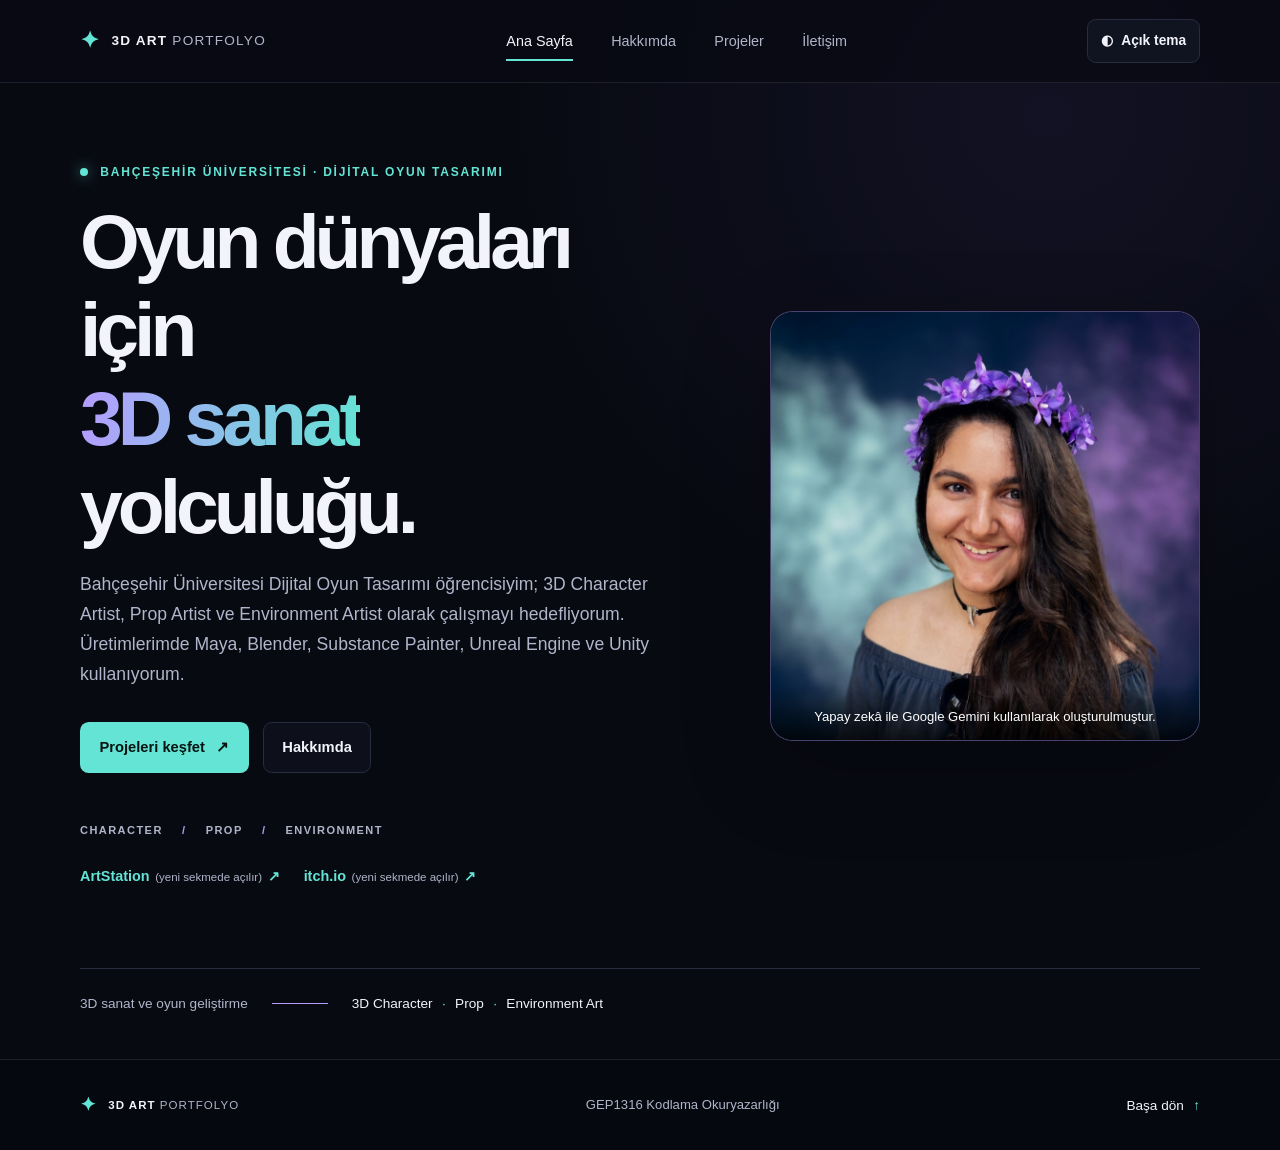
<file: index.html>
<!DOCTYPE html>
<html lang="tr">
<head>
  <meta charset="UTF-8">
  <meta name="viewport" content="width=device-width, initial-scale=1.0">
  <meta name="theme-color" content="#080a12">
  <title>Ana Sayfa | 3D Art Portfolyo</title>
  <link rel="stylesheet" href="style.css">
  <script src="script.js" defer></script>
</head>
<body>
  <a class="skip-link" href="#icerik">İçeriğe geç</a>
  <header class="site-header">
    <nav class="site-nav container" aria-label="Ana gezinme">
      <a class="brand" href="index.html" aria-label="Portfolyo ana sayfa">
        <span class="brand-mark" aria-hidden="true">✦</span>
        <span>3D ART <span class="brand-light">PORTFOLYO</span></span>
      </a>
      <div class="header-controls">
        <button class="menu-toggle" type="button" aria-expanded="false" aria-controls="primary-links">
          <span aria-hidden="true">☰</span> Menü
        </button>
        <button class="theme-toggle" type="button" data-theme-toggle aria-label="Açık temaya geç">
          <span aria-hidden="true">◐</span> <span class="theme-toggle-label">Açık tema</span>
        </button>
      </div>
      <div class="nav-links" id="primary-links">
        <a href="index.html" aria-current="page">Ana Sayfa</a>
        <a href="hakkimda.html">Hakkımda</a>
        <a href="projeler.html">Projeler</a>
        <a href="iletisim.html">İletişim</a>
      </div>
    </nav>
  </header>

  <main id="icerik" class="container">
    <section class="hero">
      <div class="hero-copy">
        <p class="eyebrow"><span class="status-dot" aria-hidden="true"></span> BAHÇEŞEHİR ÜNİVERSİTESİ · DİJİTAL OYUN TASARIMI</p>
        <h1>Oyun dünyaları için<br><span class="text-gradient">3D sanat</span> yolculuğu.</h1>
        <p class="hero-lead">Bahçeşehir Üniversitesi Dijital Oyun Tasarımı öğrencisiyim; 3D Character Artist, Prop Artist ve Environment Artist olarak çalışmayı hedefliyorum. Üretimlerimde Maya, Blender, Substance Painter, Unreal Engine ve Unity kullanıyorum.</p>
        <div class="hero-actions">
          <a class="button button-primary" href="projeler.html">Projeleri keşfet <span aria-hidden="true">↗</span></a>
          <a class="button button-quiet" href="hakkimda.html">Hakkımda</a>
        </div>
        <div class="hero-focus" aria-label="Portfolyo odak alanları">
          <span>CHARACTER</span><span>PROP</span><span>ENVIRONMENT</span>
        </div>
        <div class="hero-social-links" aria-label="Profesyonel portfolyo bağlantıları">
          <a href="https://www.artstation.com/ecednmz" target="_blank" rel="noopener noreferrer">
            ArtStation <span class="external-link-hint">(yeni sekmede açılır)</span>
            <span aria-hidden="true">↗</span>
          </a>
          <a href="https://ecednmz.itch.io/" target="_blank" rel="noopener noreferrer">
            itch.io <span class="external-link-hint">(yeni sekmede açılır)</span>
            <span aria-hidden="true">↗</span>
          </a>
        </div>
      </div>
      <figure class="hero-art profile-art">
        <img
          class="profile-image"
          src="images/Profile_by_Gemini.png"
          alt="Mor çiçekli taç takan ve gülümseyen bir kişinin portresi."
        >
        <figcaption class="profile-image-caption">Yapay zekâ ile Google Gemini kullanılarak oluşturulmuştur.</figcaption>
      </figure>
    </section>

    <section class="intro-strip" aria-label="Portfolyo özeti">
      <p>3D sanat ve oyun geliştirme</p>
      <span class="strip-line" aria-hidden="true"></span>
      <p>3D Character <span>·</span> Prop <span>·</span> Environment Art</p>
    </section>
  </main>

  <footer class="site-footer">
    <div class="container footer-inner">
      <a class="brand footer-brand" href="index.html"><span class="brand-mark" aria-hidden="true">✦</span><span>3D ART <span class="brand-light">PORTFOLYO</span></span></a>
      <p>GEP1316 Kodlama Okuryazarlığı</p>
      <a class="footer-top" href="#icerik">Başa dön <span aria-hidden="true">↑</span></a>
    </div>
  </footer>
</body>
</html>
</file>
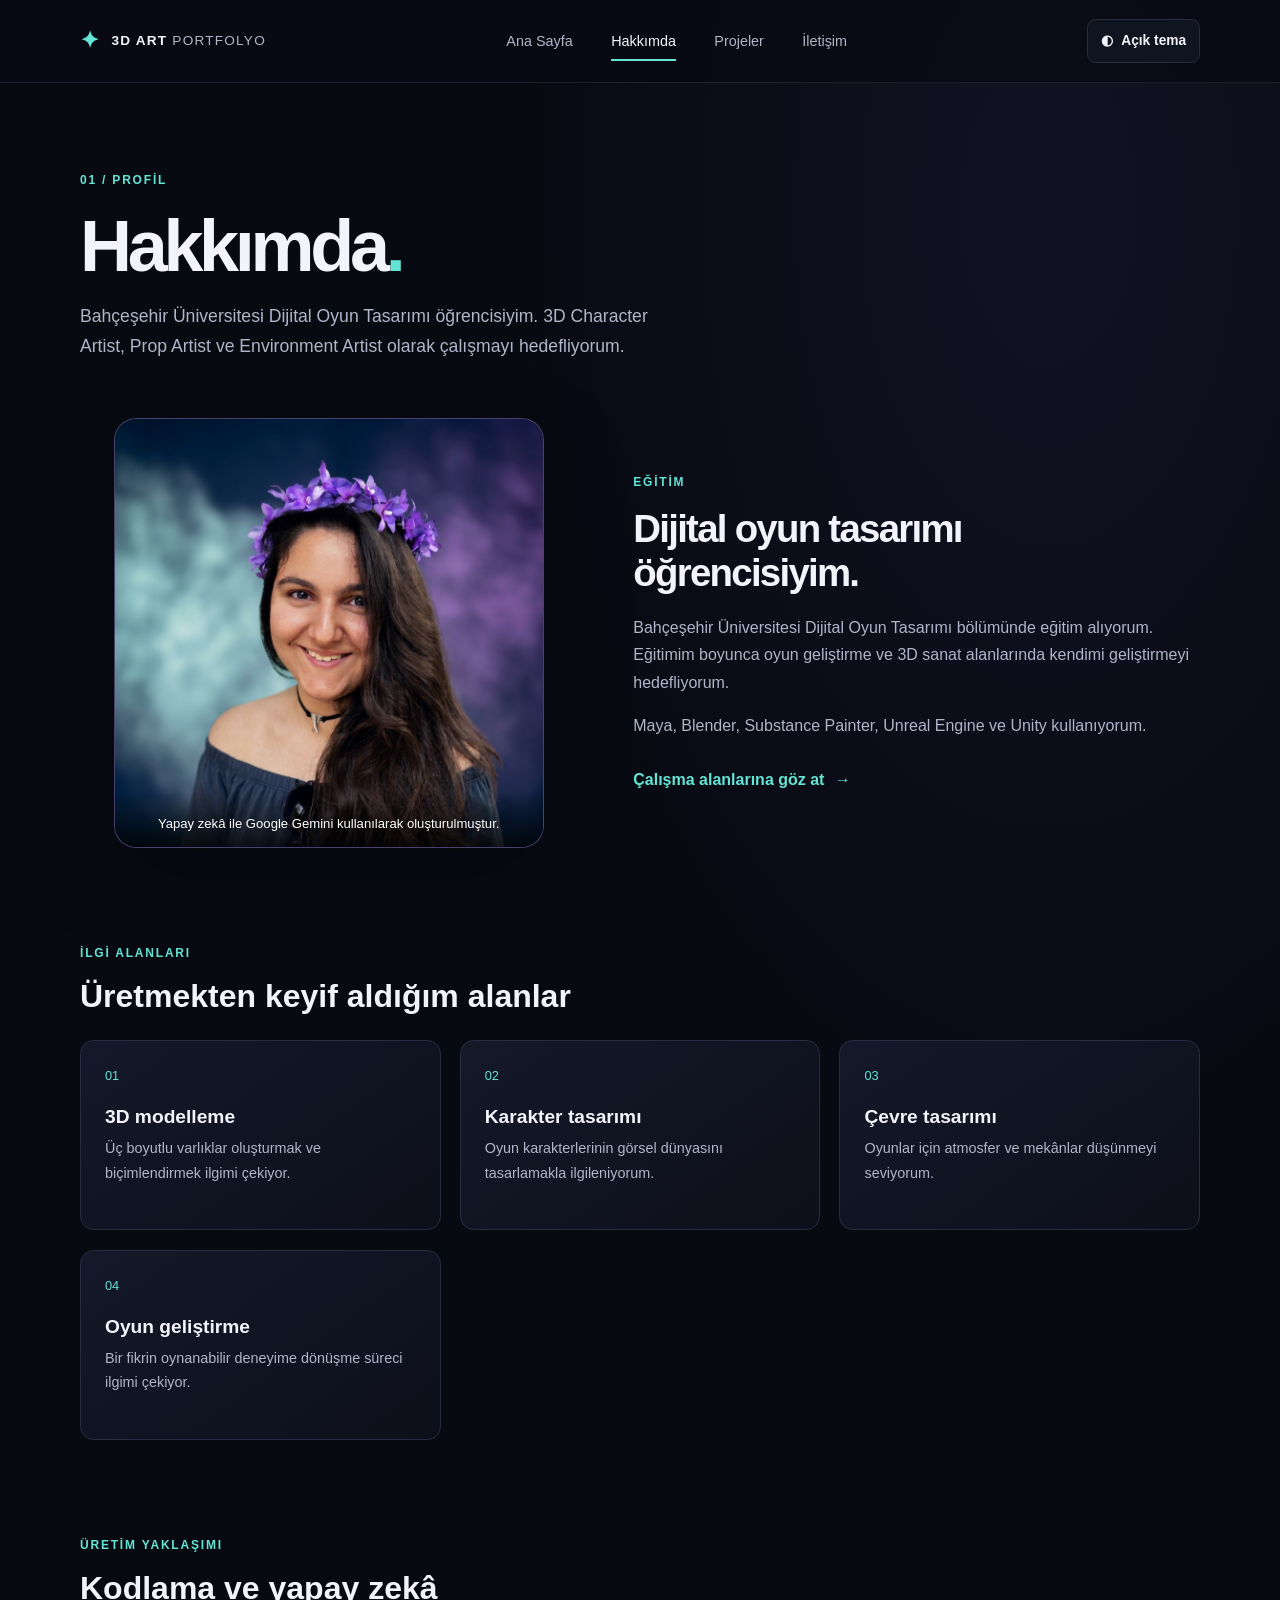
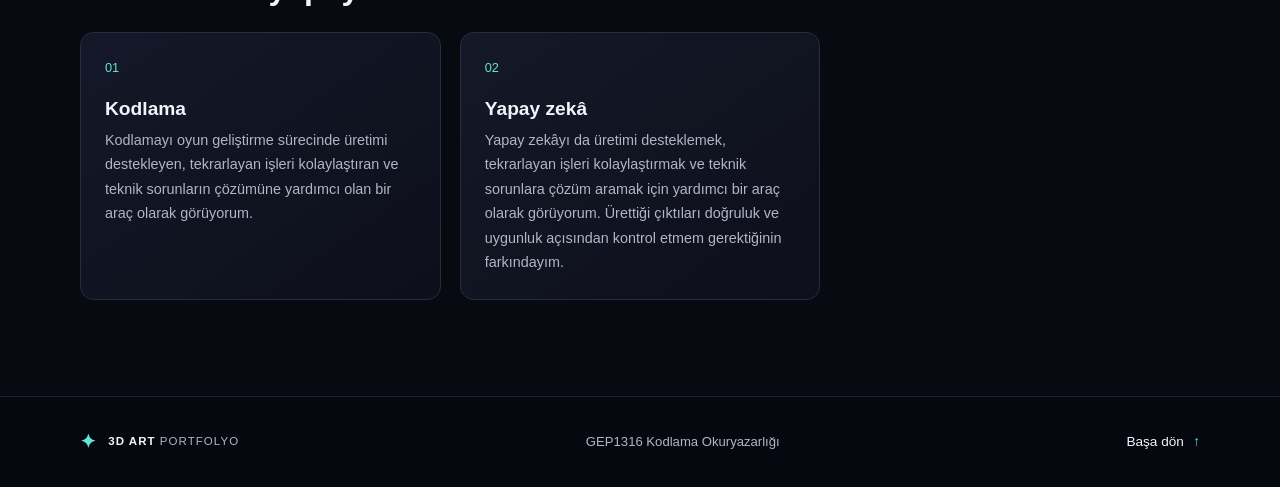
<file: hakkimda.html>
<!DOCTYPE html>
<html lang="tr">
<head>
  <meta charset="UTF-8">
  <meta name="viewport" content="width=device-width, initial-scale=1.0">
  <meta name="theme-color" content="#080a12">
  <title>Hakkımda | 3D Art Portfolyo</title>
  <link rel="stylesheet" href="style.css">
  <script src="script.js" defer></script>
</head>
<body>
  <a class="skip-link" href="#icerik">İçeriğe geç</a>
  <header class="site-header">
    <nav class="site-nav container" aria-label="Ana gezinme">
      <a class="brand" href="index.html" aria-label="Portfolyo ana sayfa">
        <span class="brand-mark" aria-hidden="true">✦</span>
        <span>3D ART <span class="brand-light">PORTFOLYO</span></span>
      </a>
      <div class="header-controls">
        <button class="menu-toggle" type="button" aria-expanded="false" aria-controls="primary-links">
          <span aria-hidden="true">☰</span> Menü
        </button>
        <button class="theme-toggle" type="button" data-theme-toggle aria-label="Açık temaya geç">
          <span aria-hidden="true">◐</span> <span class="theme-toggle-label">Açık tema</span>
        </button>
      </div>
      <div class="nav-links" id="primary-links">
        <a href="index.html">Ana Sayfa</a>
        <a href="hakkimda.html" aria-current="page">Hakkımda</a>
        <a href="projeler.html">Projeler</a>
        <a href="iletisim.html">İletişim</a>
      </div>
    </nav>
  </header>

  <main id="icerik" class="container page-main">
    <section class="page-heading">
      <p class="eyebrow">01 / PROFİL</p>
      <h1>Hakkımda<span class="heading-dot">.</span></h1>
      <p class="page-lead">Bahçeşehir Üniversitesi Dijital Oyun Tasarımı öğrencisiyim. 3D Character Artist, Prop Artist ve Environment Artist olarak çalışmayı hedefliyorum.</p>
    </section>

    <section class="about-layout">
      <figure class="hero-art profile-art">
        <img
          class="profile-image"
          src="images/Profile_by_Gemini.png"
          alt="Mor çiçekli taç takan ve gülümseyen bir kişinin portresi."
        >
        <figcaption class="profile-image-caption">Yapay zekâ ile Google Gemini kullanılarak oluşturulmuştur.</figcaption>
      </figure>
      <div class="about-copy">
        <p class="eyebrow">EĞİTİM</p>
        <h2>Dijital oyun tasarımı öğrencisiyim.</h2>
        <p>Bahçeşehir Üniversitesi Dijital Oyun Tasarımı bölümünde eğitim alıyorum. Eğitimim boyunca oyun geliştirme ve 3D sanat alanlarında kendimi geliştirmeyi hedefliyorum.</p>
        <p>Maya, Blender, Substance Painter, Unreal Engine ve Unity kullanıyorum.</p>
        <a class="text-link" href="projeler.html">Çalışma alanlarına göz at <span aria-hidden="true">→</span></a>
      </div>
    </section>

    <section class="focus-section">
      <div class="section-heading">
        <p class="eyebrow">İLGİ ALANLARI</p>
        <h2>Üretmekten keyif aldığım alanlar</h2>
      </div>
      <div class="focus-grid">
        <article class="focus-card"><span class="card-number">01</span><h3>3D modelleme</h3><p>Üç boyutlu varlıklar oluşturmak ve biçimlendirmek ilgimi çekiyor.</p></article>
        <article class="focus-card"><span class="card-number">02</span><h3>Karakter tasarımı</h3><p>Oyun karakterlerinin görsel dünyasını tasarlamakla ilgileniyorum.</p></article>
        <article class="focus-card"><span class="card-number">03</span><h3>Çevre tasarımı</h3><p>Oyunlar için atmosfer ve mekânlar düşünmeyi seviyorum.</p></article>
        <article class="focus-card"><span class="card-number">04</span><h3>Oyun geliştirme</h3><p>Bir fikrin oynanabilir deneyime dönüşme süreci ilgimi çekiyor.</p></article>
      </div>
    </section>

    <section class="focus-section">
      <div class="section-heading">
        <p class="eyebrow">ÜRETİM YAKLAŞIMI</p>
        <h2>Kodlama ve yapay zekâ</h2>
      </div>
      <div class="focus-grid">
        <article class="focus-card">
          <span class="card-number">01</span>
          <h3>Kodlama</h3>
          <p>Kodlamayı oyun geliştirme sürecinde üretimi destekleyen, tekrarlayan işleri kolaylaştıran ve teknik sorunların çözümüne yardımcı olan bir araç olarak görüyorum.</p>
        </article>
        <article class="focus-card">
          <span class="card-number">02</span>
          <h3>Yapay zekâ</h3>
          <p>Yapay zekâyı da üretimi desteklemek, tekrarlayan işleri kolaylaştırmak ve teknik sorunlara çözüm aramak için yardımcı bir araç olarak görüyorum. Ürettiği çıktıları doğruluk ve uygunluk açısından kontrol etmem gerektiğinin farkındayım.</p>
        </article>
      </div>
    </section>
  </main>

  <footer class="site-footer">
    <div class="container footer-inner">
      <a class="brand footer-brand" href="index.html"><span class="brand-mark" aria-hidden="true">✦</span><span>3D ART <span class="brand-light">PORTFOLYO</span></span></a>
      <p>GEP1316 Kodlama Okuryazarlığı</p>
      <a class="footer-top" href="#icerik">Başa dön <span aria-hidden="true">↑</span></a>
    </div>
  </footer>
</body>
</html>
</file>
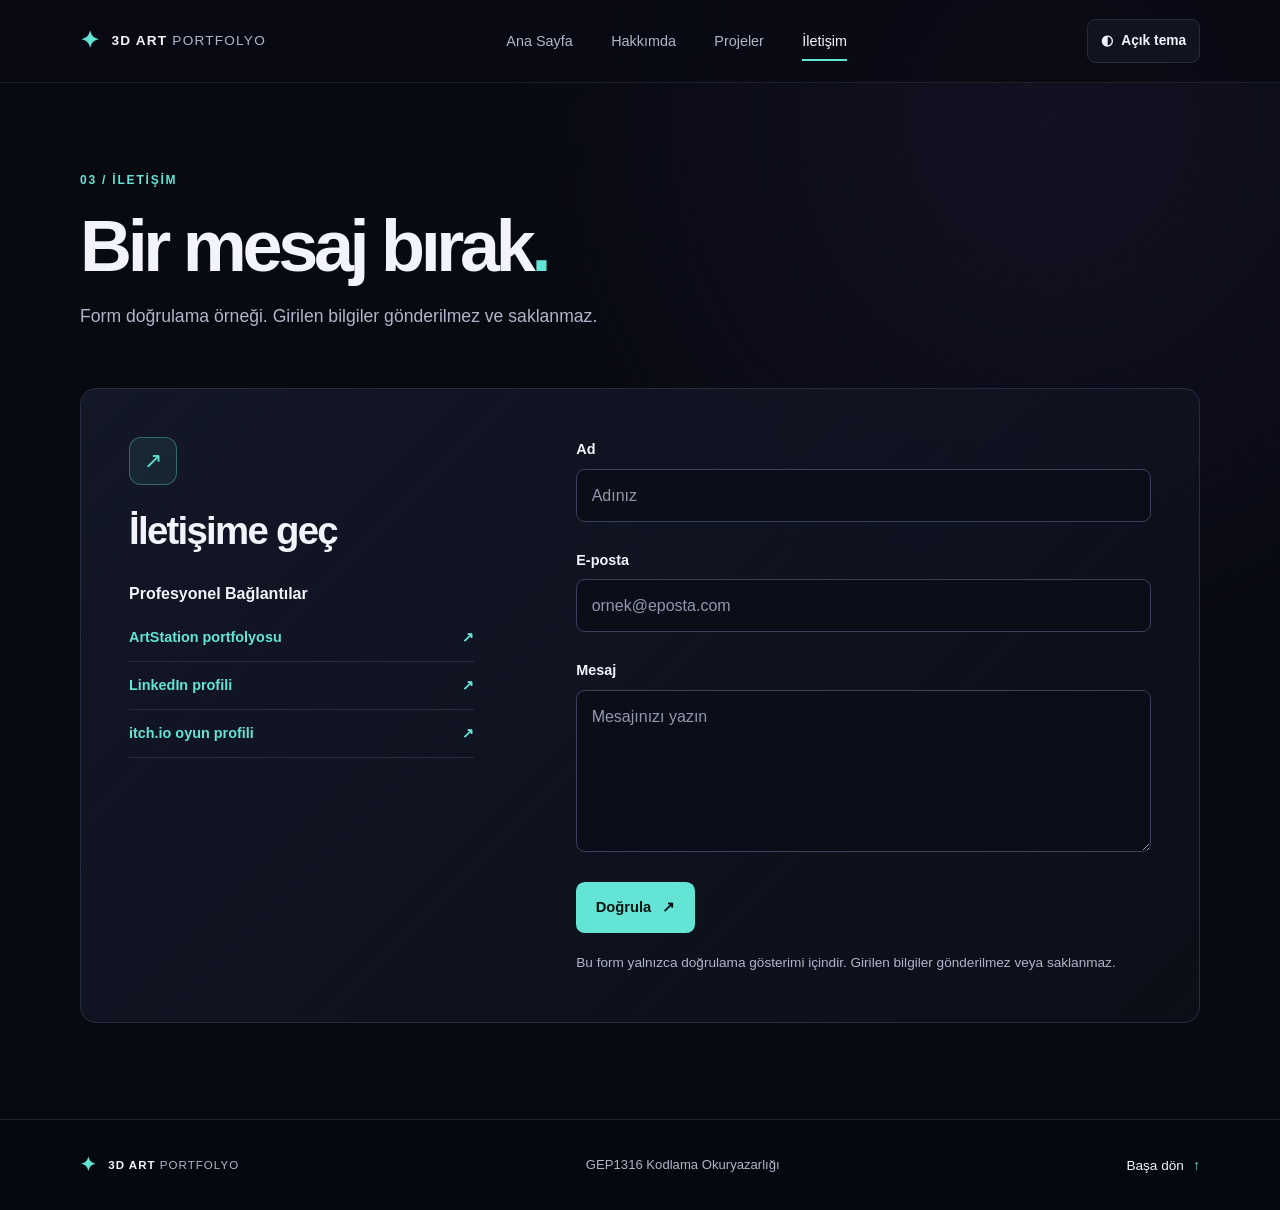
<file: iletisim.html>
<!DOCTYPE html>
<html lang="tr">
<head>
  <meta charset="UTF-8">
  <meta name="viewport" content="width=device-width, initial-scale=1.0">
  <meta name="theme-color" content="#080a12">
  <title>İletişim | 3D Art Portfolyo</title>
  <link rel="stylesheet" href="style.css">
  <script src="script.js" defer></script>
</head>
<body>
  <a class="skip-link" href="#icerik">İçeriğe geç</a>
  <header class="site-header">
    <nav class="site-nav container" aria-label="Ana gezinme">
      <a class="brand" href="index.html" aria-label="Portfolyo ana sayfa">
        <span class="brand-mark" aria-hidden="true">✦</span>
        <span>3D ART <span class="brand-light">PORTFOLYO</span></span>
      </a>
      <div class="header-controls">
        <button class="menu-toggle" type="button" aria-expanded="false" aria-controls="primary-links">
          <span aria-hidden="true">☰</span> Menü
        </button>
        <button class="theme-toggle" type="button" data-theme-toggle aria-label="Açık temaya geç">
          <span aria-hidden="true">◐</span> <span class="theme-toggle-label">Açık tema</span>
        </button>
      </div>
      <div class="nav-links" id="primary-links">
        <a href="index.html">Ana Sayfa</a>
        <a href="hakkimda.html">Hakkımda</a>
        <a href="projeler.html">Projeler</a>
        <a href="iletisim.html" aria-current="page">İletişim</a>
      </div>
    </nav>
  </header>

  <main id="icerik" class="container page-main">
    <section class="page-heading">
      <p class="eyebrow">03 / İLETİŞİM</p>
      <h1>Bir mesaj bırak<span class="heading-dot">.</span></h1>
      <p class="page-lead">Form doğrulama örneği. Girilen bilgiler gönderilmez ve saklanmaz.</p>
    </section>

    <section class="contact-layout">
      <div class="contact-note">
        <span class="contact-symbol" aria-hidden="true">↗</span>
        <h2>İletişime geç</h2>
        <section class="professional-links-section" aria-labelledby="professional-links-title">
          <h3 id="professional-links-title">Profesyonel Bağlantılar</h3>
          <nav class="professional-links" aria-label="Profesyonel profiller">
            <a href="https://www.artstation.com/ecednmz" target="_blank" rel="noopener noreferrer">
              <span>ArtStation portfolyosu</span><span aria-hidden="true">↗</span>
            </a>
            <a href="https://www.linkedin.com/in/ece-dönmez-986b09280" target="_blank" rel="noopener noreferrer">
              <span>LinkedIn profili</span><span aria-hidden="true">↗</span>
            </a>
            <a href="https://ecednmz.itch.io/" target="_blank" rel="noopener noreferrer">
              <span>itch.io oyun profili</span><span aria-hidden="true">↗</span>
            </a>
          </nav>
        </section>
      </div>
      <form class="contact-form" autocomplete="off" novalidate>
        <div class="form-field">
          <label for="ad">Ad</label>
          <input id="ad" type="text" aria-invalid="false" aria-describedby="ad-error" placeholder="Adınız">
          <p class="form-error" id="ad-error" aria-live="polite"></p>
        </div>
        <div class="form-field">
          <label for="eposta">E-posta</label>
          <input id="eposta" type="email" aria-invalid="false" aria-describedby="eposta-error" placeholder="ornek@eposta.com">
          <p class="form-error" id="eposta-error" aria-live="polite"></p>
        </div>
        <div class="form-field">
          <label for="mesaj">Mesaj</label>
          <textarea id="mesaj" rows="5" aria-invalid="false" aria-describedby="mesaj-error" placeholder="Mesajınızı yazın"></textarea>
          <p class="form-error" id="mesaj-error" aria-live="polite"></p>
        </div>
        <button class="button button-primary" type="button">Doğrula <span aria-hidden="true">↗</span></button>
        <p class="form-status" role="status" aria-live="polite"></p>
        <p class="form-privacy-note">Bu form yalnızca doğrulama gösterimi içindir. Girilen bilgiler gönderilmez veya saklanmaz.</p>
      </form>
      <noscript>
        <p class="form-privacy-note">Form doğrulaması için JavaScript gerekir. Girilen bilgiler gönderilmez veya saklanmaz.</p>
      </noscript>
    </section>
  </main>

  <footer class="site-footer">
    <div class="container footer-inner">
      <a class="brand footer-brand" href="index.html"><span class="brand-mark" aria-hidden="true">✦</span><span>3D ART <span class="brand-light">PORTFOLYO</span></span></a>
      <p>GEP1316 Kodlama Okuryazarlığı</p>
      <a class="footer-top" href="#icerik">Başa dön <span aria-hidden="true">↑</span></a>
    </div>
  </footer>
</body>
</html>
</file>
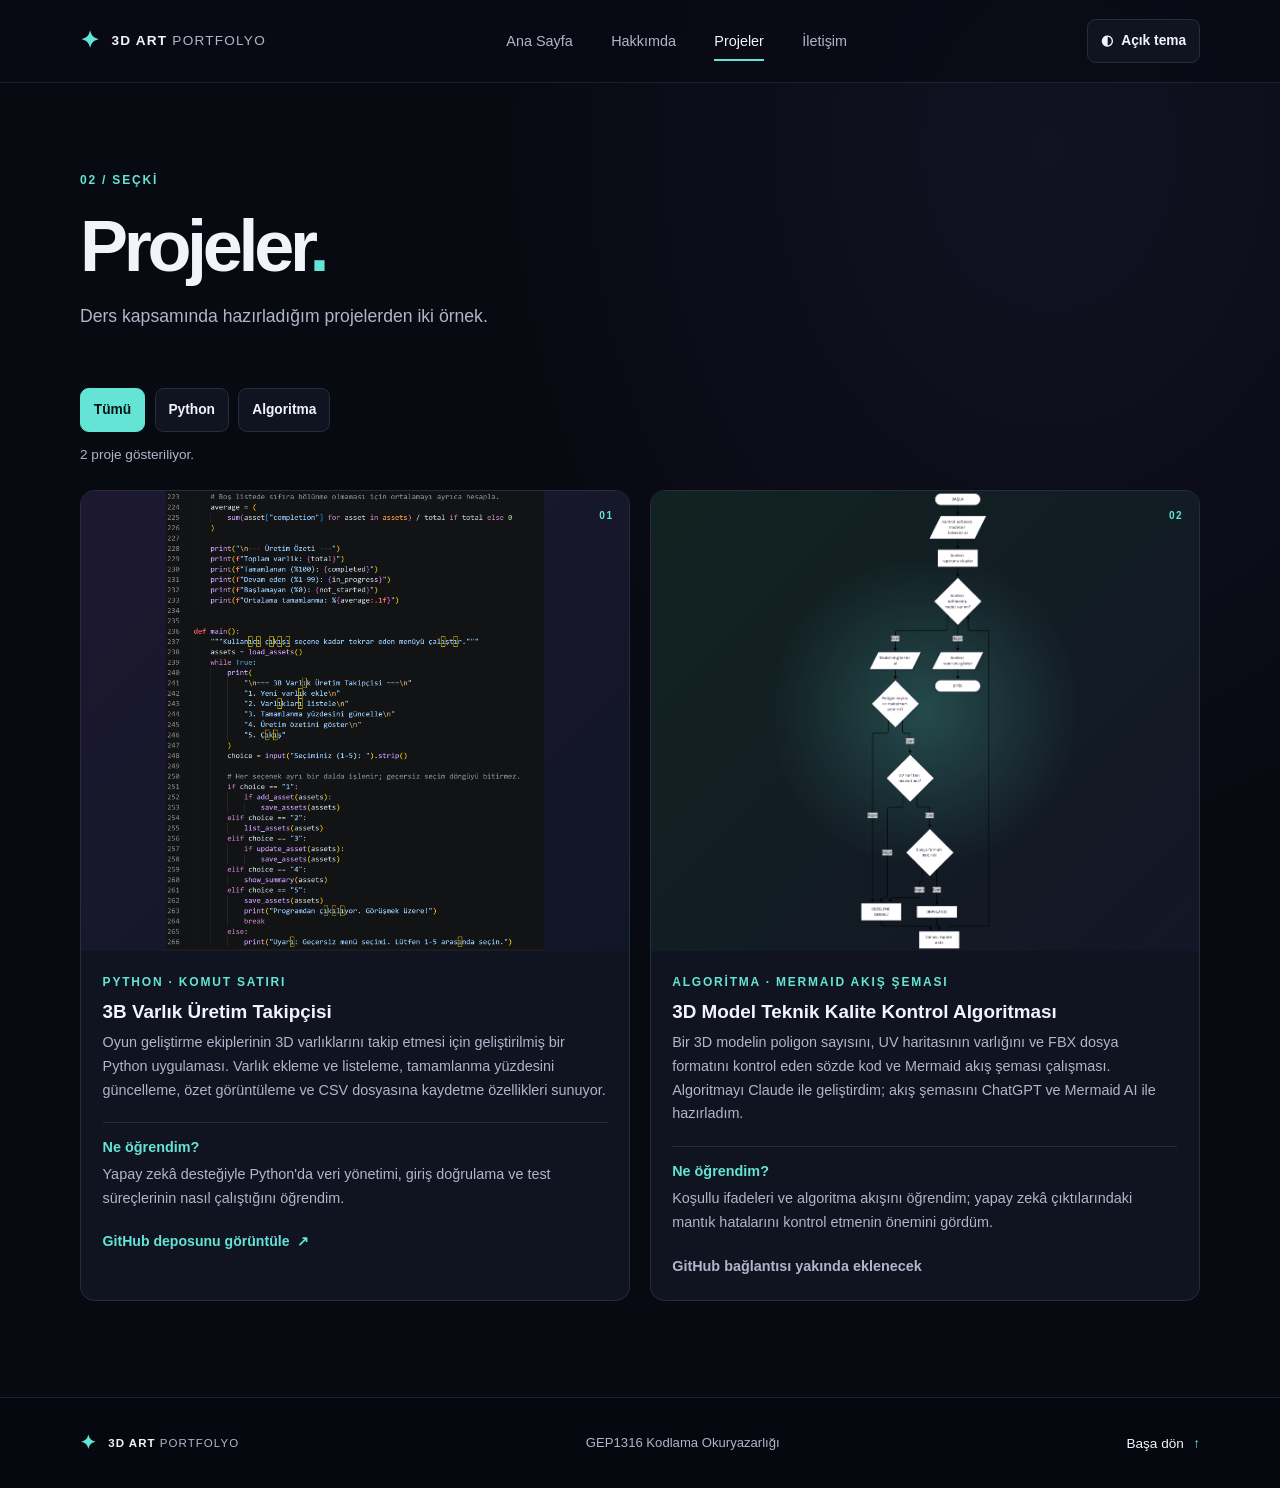
<file: projeler.html>
<!DOCTYPE html>
<html lang="tr">
<head>
  <meta charset="UTF-8">
  <meta name="viewport" content="width=device-width, initial-scale=1.0">
  <meta name="theme-color" content="#080a12">
  <title>Projeler | 3D Art Portfolyo</title>
  <link rel="stylesheet" href="style.css">
  <script src="script.js" defer></script>
</head>
<body>
  <a class="skip-link" href="#icerik">İçeriğe geç</a>
  <header class="site-header">
    <nav class="site-nav container" aria-label="Ana gezinme">
      <a class="brand" href="index.html" aria-label="Portfolyo ana sayfa">
        <span class="brand-mark" aria-hidden="true">✦</span>
        <span>3D ART <span class="brand-light">PORTFOLYO</span></span>
      </a>
      <div class="header-controls">
        <button class="menu-toggle" type="button" aria-expanded="false" aria-controls="primary-links">
          <span aria-hidden="true">☰</span> Menü
        </button>
        <button class="theme-toggle" type="button" data-theme-toggle aria-label="Açık temaya geç">
          <span aria-hidden="true">◐</span> <span class="theme-toggle-label">Açık tema</span>
        </button>
      </div>
      <div class="nav-links" id="primary-links">
        <a href="index.html">Ana Sayfa</a>
        <a href="hakkimda.html">Hakkımda</a>
        <a href="projeler.html" aria-current="page">Projeler</a>
        <a href="iletisim.html">İletişim</a>
      </div>
    </nav>
  </header>

  <main id="icerik" class="container page-main">
    <section class="page-heading">
      <p class="eyebrow">02 / SEÇKİ</p>
      <h1>Projeler<span class="heading-dot">.</span></h1>
      <p class="page-lead">Ders kapsamında hazırladığım projelerden iki örnek.</p>
    </section>

    <div class="project-controls">
      <div class="project-filters" role="group" aria-label="Projeleri türe göre filtrele">
        <button class="filter-button" type="button" data-project-filter="all" aria-pressed="true">Tümü</button>
        <button class="filter-button" type="button" data-project-filter="python" aria-pressed="false">Python</button>
        <button class="filter-button" type="button" data-project-filter="algorithm" aria-pressed="false">Algoritma</button>
      </div>
      <p class="filter-status" aria-live="polite">2 proje gösteriliyor.</p>
    </div>
    <section class="project-grid" aria-label="Proje kartları">
      <article class="project-card" data-category="python">
        <div class="project-art project-art-one project-art--with-image">
          <img src="images/python-projesi.png" alt="3B Varlık Üretim Takipçisi uygulamasının Python kodundan bir bölüm">
          <span class="project-count" aria-hidden="true">01</span>
        </div>
        <div class="project-info">
          <p class="eyebrow">PYTHON · KOMUT SATIRI</p>
          <h2>3B Varlık Üretim Takipçisi</h2>
          <p class="project-description">Oyun geliştirme ekiplerinin 3D varlıklarını takip etmesi için geliştirilmiş bir Python uygulaması. Varlık ekleme ve listeleme, tamamlanma yüzdesini güncelleme, özet görüntüleme ve CSV dosyasına kaydetme özellikleri sunuyor.</p>
          <div class="project-learning">
            <h3>Ne öğrendim?</h3>
            <p>Yapay zekâ desteğiyle Python'da veri yönetimi, giriş doğrulama ve test süreçlerinin nasıl çalıştığını öğrendim.</p>
          </div>
          <a class="project-link" href="https://github.com/AngelaZolfanello/GEP1316_Odev1_EceDonmez">GitHub deposunu görüntüle <span aria-hidden="true">↗</span></a>
        </div>
      </article>
      <article class="project-card" data-category="algorithm">
        <div class="project-art project-art-two project-art--with-image">
          <img src="images/algoritma-projesi.png" alt="3D model için poligon, UV haritası ve FBX kontrollerini gösteren teknik kalite kontrol akış şeması">
          <span class="project-count" aria-hidden="true">02</span>
        </div>
        <div class="project-info">
          <p class="eyebrow">ALGORİTMA · MERMAID AKIŞ ŞEMASI</p>
          <h2>3D Model Teknik Kalite Kontrol Algoritması</h2>
          <p class="project-description">Bir 3D modelin poligon sayısını, UV haritasının varlığını ve FBX dosya formatını kontrol eden sözde kod ve Mermaid akış şeması çalışması. Algoritmayı Claude ile geliştirdim; akış şemasını ChatGPT ve Mermaid AI ile hazırladım.</p>
          <div class="project-learning">
            <h3>Ne öğrendim?</h3>
            <p>Koşullu ifadeleri ve algoritma akışını öğrendim; yapay zekâ çıktılarındaki mantık hatalarını kontrol etmenin önemini gördüm.</p>
          </div>
          <p class="project-link-note">GitHub bağlantısı yakında eklenecek</p>
        </div>
      </article>
    </section>
  </main>

  <footer class="site-footer">
    <div class="container footer-inner">
      <a class="brand footer-brand" href="index.html"><span class="brand-mark" aria-hidden="true">✦</span><span>3D ART <span class="brand-light">PORTFOLYO</span></span></a>
      <p>GEP1316 Kodlama Okuryazarlığı</p>
      <a class="footer-top" href="#icerik">Başa dön <span aria-hidden="true">↑</span></a>
    </div>
  </footer>
</body>
</html>
</file>
<file: style.css>
:root {
  color-scheme: dark;
  --color-bg: #080a12;
  --color-surface: #101320;
  --color-surface-raised: #15192a;
  --color-border: #272c41;
  --color-text: #f2f3fb;
  --color-muted: #b0b5c9;
  --color-purple: #b69cff;
  --color-turquoise: #63e4d4;
  --font-body: "Segoe UI", Arial, sans-serif;
  --font-display: "Segoe UI", Arial, sans-serif;
  --content-width: 1120px;
}

* {
  box-sizing: border-box;
}

html {
  scroll-behavior: smooth;
}

body {
  min-width: 320px;
  min-height: 100vh;
  margin: 0;
  display: flex;
  flex-direction: column;
  background:
    radial-gradient(ellipse at 82% 10%, rgba(87, 67, 151, 0.13), transparent 34rem),
    var(--color-bg);
  color: var(--color-text);
  font-family: var(--font-body);
  font-size: 1rem;
  line-height: 1.7;
  -webkit-font-smoothing: antialiased;
}

a {
  color: inherit;
  text-decoration: none;
}

button,
input,
textarea {
  font: inherit;
}

button,
a,
input,
textarea {
  -webkit-tap-highlight-color: transparent;
}

a:focus-visible,
button:focus-visible,
input:focus-visible,
textarea:focus-visible {
  outline: 3px solid var(--color-turquoise);
  outline-offset: 4px;
}

.container {
  width: min(var(--content-width), calc(100% - 3rem));
  margin-inline: auto;
}

.skip-link {
  position: absolute;
  z-index: 10;
  top: 0.75rem;
  left: 0.75rem;
  padding: 0.65rem 1rem;
  transform: translateY(-160%);
  border-radius: 0.5rem;
  background: var(--color-turquoise);
  color: #06100f;
  font-weight: 700;
}

.skip-link:focus {
  transform: translateY(0);
}

.site-header {
  position: relative;
  z-index: 1;
  border-bottom: 1px solid rgba(176, 181, 201, 0.12);
  background: rgba(8, 10, 18, 0.78);
}

.site-nav {
  min-height: 82px;
  display: flex;
  align-items: center;
  justify-content: space-between;
  gap: 2rem;
}

.brand {
  display: inline-flex;
  align-items: center;
  gap: 0.7rem;
  flex-shrink: 0;
  font-family: var(--font-display);
  font-size: 0.85rem;
  font-weight: 700;
  letter-spacing: 0.09em;
}

.brand-mark {
  color: var(--color-turquoise);
  font-size: 1.45rem;
}

.brand-light {
  color: var(--color-muted);
  font-weight: 500;
}

.header-controls {
  display: flex;
  align-items: center;
  gap: 0.55rem;
  order: 3;
}

.menu-toggle,
.theme-toggle,
.filter-button {
  min-height: 44px;
  display: inline-flex;
  align-items: center;
  justify-content: center;
  gap: 0.5rem;
  padding: 0.55rem 0.8rem;
  border: 1px solid var(--color-border);
  border-radius: 0.55rem;
  background: var(--color-surface);
  color: var(--color-text);
  cursor: pointer;
  font-size: 0.86rem;
  font-weight: 700;
  transition: color 160ms ease, background 160ms ease, border-color 160ms ease;
}

.menu-toggle:hover,
.theme-toggle:hover,
.filter-button:hover {
  border-color: var(--color-purple);
}

.menu-toggle {
  display: none;
}

.nav-links {
  display: flex;
  align-items: center;
  gap: clamp(1rem, 3vw, 2.4rem);
  order: 2;
}

.nav-links a {
  padding: 0.5rem 0;
  color: var(--color-muted);
  font-size: 0.9rem;
  transition: color 160ms ease;
}

.nav-links a:hover,
.nav-links a[aria-current="page"] {
  color: var(--color-text);
}

.nav-links a[aria-current="page"] {
  box-shadow: inset 0 -2px var(--color-turquoise);
}

main {
  flex: 1;
}

.hero {
  min-height: 590px;
  display: grid;
  grid-template-columns: 1.08fr 0.92fr;
  align-items: center;
  gap: 3rem;
  padding-block: 5rem;
}

.hero-copy {
  position: relative;
  z-index: 1;
}

.eyebrow {
  margin: 0 0 1rem;
  color: var(--color-turquoise);
  font-size: 0.75rem;
  font-weight: 700;
  letter-spacing: 0.15em;
  line-height: 1.5;
}

.status-dot {
  display: inline-block;
  width: 0.5rem;
  height: 0.5rem;
  margin-right: 0.45rem;
  border-radius: 50%;
  background: var(--color-turquoise);
  box-shadow: 0 0 14px rgba(99, 228, 212, 0.65);
}

h1,
h2,
h3,
p {
  margin-top: 0;
}

h1,
h2,
h3 {
  font-family: var(--font-display);
  line-height: 1.15;
}

.hero h1 {
  margin-bottom: 1.25rem;
  font-size: clamp(2.7rem, 6vw, 5rem);
  letter-spacing: -0.065em;
}

.text-gradient {
  background: linear-gradient(100deg, var(--color-purple), var(--color-turquoise));
  background-clip: text;
  color: transparent;
}

.hero-lead,
.page-lead {
  max-width: 570px;
  color: var(--color-muted);
  font-size: 1.1rem;
}

.hero-actions {
  display: flex;
  flex-wrap: wrap;
  align-items: center;
  gap: 0.9rem;
  margin-top: 2rem;
}

.button {
  min-height: 48px;
  display: inline-flex;
  align-items: center;
  justify-content: center;
  gap: 0.7rem;
  padding: 0.75rem 1.15rem;
  border: 1px solid transparent;
  border-radius: 0.55rem;
  cursor: pointer;
  font-size: 0.92rem;
  font-weight: 700;
  transition: transform 160ms ease, border-color 160ms ease, background 160ms ease;
}

.button:hover {
  transform: translateY(-2px);
}

.button-primary {
  background: var(--color-turquoise);
  color: #071311;
}

.button-primary:hover {
  background: #8af0e4;
}

.button-quiet {
  border-color: var(--color-border);
  background: rgba(16, 19, 32, 0.65);
  color: var(--color-text);
}

.button-quiet:hover {
  border-color: var(--color-purple);
}

.hero-focus {
  display: flex;
  flex-wrap: wrap;
  gap: 1.2rem;
  margin-top: 3rem;
  color: var(--color-muted);
  font-size: 0.69rem;
  font-weight: 700;
  letter-spacing: 0.13em;
}

.hero-focus span + span::before {
  content: "/";
  margin-right: 1.2rem;
  color: var(--color-purple);
}

.hero-social-links {
  display: flex;
  flex-wrap: wrap;
  gap: 1rem 1.5rem;
  margin-top: 1.5rem;
}

.hero-social-links a,
.professional-links a {
  color: var(--color-turquoise);
  font-size: 0.9rem;
  font-weight: 700;
}

.hero-social-links a {
  display: inline-flex;
  align-items: baseline;
  gap: 0.35rem;
}

.hero-social-links a:hover,
.professional-links a:hover {
  color: var(--color-purple);
}

.external-link-hint {
  color: var(--color-muted);
  font-size: 0.72rem;
  font-weight: 400;
}

.hero-art {
  position: relative;
  min-height: 370px;
  overflow: hidden;
  border: 1px solid rgba(182, 156, 255, 0.22);
  border-radius: 1.4rem;
  background:
    linear-gradient(135deg, rgba(182, 156, 255, 0.1), transparent 50%),
    radial-gradient(ellipse at 50% 50%, rgba(67, 211, 199, 0.12), transparent 53%),
    #0d101c;
  box-shadow: 0 30px 90px rgba(0, 0, 0, 0.24);
}

.profile-art {
  width: min(100%, 430px);
  min-height: 0;
  aspect-ratio: 1;
  justify-self: end;
  margin: 0;
  border-color: rgba(182, 156, 255, 0.35);
  background: var(--color-surface);
}

.profile-art::before,
.profile-art::after {
  display: none;
}

.profile-image {
  display: block;
  width: 100%;
  height: 100%;
  object-fit: contain;
}

.profile-image-caption {
  position: absolute;
  right: 0;
  bottom: 0;
  left: 0;
  padding: 1.5rem 1rem 0.85rem;
  background: linear-gradient(transparent, rgba(0, 0, 0, 0.78));
  color: #ffffff;
  font-size: 0.82rem;
  line-height: 1.4;
  text-align: center;
}

.hero-art::before,
.hero-art::after {
  position: absolute;
  content: "";
}

.hero-art::before {
  inset: 12% 13%;
  border: 1px solid rgba(182, 156, 255, 0.16);
  border-radius: 50%;
  transform: rotate(-28deg) scaleY(0.55);
}

.hero-art::after {
  inset: 18% 19%;
  border: 1px solid rgba(99, 228, 212, 0.2);
  border-radius: 50%;
  transform: rotate(40deg) scaleY(0.62);
}

.art-orbit {
  position: absolute;
  top: 50%;
  left: 50%;
  width: 68%;
  height: 68%;
  border: 1px solid rgba(182, 156, 255, 0.32);
  border-radius: 50%;
  transform: translate(-50%, -50%);
}

.orbit-one {
  transform: translate(-50%, -50%) rotate(60deg) scaleY(0.45);
}

.orbit-two {
  border-color: rgba(99, 228, 212, 0.3);
  transform: translate(-50%, -50%) rotate(-60deg) scaleY(0.45);
}

.art-core {
  position: absolute;
  top: 50%;
  left: 50%;
  width: 112px;
  aspect-ratio: 1;
  border: 1px solid rgba(255, 255, 255, 0.65);
  border-radius: 28% 72% 54% 46% / 43% 37% 63% 57%;
  background: linear-gradient(135deg, #c8b6ff 3%, #7662b6 48%, #48d7c7 100%);
  box-shadow: 0 0 80px rgba(133, 119, 213, 0.38), inset 10px 10px 30px rgba(255, 255, 255, 0.28);
  transform: translate(-50%, -50%) rotate(-24deg);
}

.art-label,
.art-index {
  position: absolute;
  bottom: 1.35rem;
  color: var(--color-muted);
  font-size: 0.65rem;
  font-weight: 700;
  letter-spacing: 0.14em;
}

.art-label {
  left: 1.5rem;
}

.art-index {
  right: 1.5rem;
  color: var(--color-turquoise);
}

.intro-strip {
  display: flex;
  align-items: center;
  gap: 1.5rem;
  padding: 1.4rem 0 2.8rem;
  border-top: 1px solid var(--color-border);
  color: var(--color-muted);
  font-size: 0.85rem;
}

.intro-strip p {
  margin: 0;
}

.intro-strip p:last-child {
  color: var(--color-text);
}

.intro-strip p span {
  padding-inline: 0.35rem;
  color: var(--color-turquoise);
}

.strip-line {
  width: 56px;
  height: 1px;
  background: var(--color-purple);
}

.page-main {
  padding-block: 5.5rem 6rem;
}

.page-heading {
  max-width: 760px;
  margin-bottom: 3.5rem;
}

.page-heading h1 {
  margin-bottom: 0.9rem;
  font-size: clamp(2.8rem, 6vw, 4.5rem);
  letter-spacing: -0.06em;
}

.heading-dot {
  color: var(--color-turquoise);
}

.page-lead {
  margin-bottom: 0;
}

.about-layout {
  display: grid;
  grid-template-columns: 0.9fr 1.1fr;
  align-items: center;
  gap: clamp(2rem, 7vw, 6rem);
}

.about-visual {
  position: relative;
  min-height: 370px;
  overflow: hidden;
  border: 1px solid var(--color-border);
  border-radius: 1rem;
  background:
    radial-gradient(ellipse at 50% 42%, rgba(111, 92, 176, 0.27), transparent 43%),
    var(--color-surface);
}

.visual-grid {
  position: absolute;
  inset: 0;
  opacity: 0.25;
  background-image: linear-gradient(rgba(182, 156, 255, 0.19) 1px, transparent 1px), linear-gradient(90deg, rgba(182, 156, 255, 0.19) 1px, transparent 1px);
  background-size: 34px 34px;
  mask-image: linear-gradient(transparent, black 30%, black 70%, transparent);
}

.visual-orb {
  position: absolute;
  top: 47%;
  left: 50%;
  width: 145px;
  aspect-ratio: 1;
  border: 1px solid rgba(255, 255, 255, 0.5);
  border-radius: 32% 68% 63% 37% / 38% 34% 66% 62%;
  background: linear-gradient(140deg, #b69cff, #6558a0 58%, #43c9bd);
  box-shadow: 0 0 65px rgba(125, 103, 207, 0.34);
  transform: translate(-50%, -50%) rotate(20deg);
}

.visual-caption {
  position: absolute;
  right: 1.2rem;
  bottom: 1.2rem;
  left: 1.2rem;
  color: var(--color-muted);
  font-size: 0.67rem;
  letter-spacing: 0.15em;
  text-align: center;
}

.about-copy h2,
.contact-note h2 {
  max-width: 560px;
  margin-bottom: 1.2rem;
  font-size: clamp(1.8rem, 3vw, 2.6rem);
  letter-spacing: -0.045em;
}

.about-copy > p:not(.eyebrow),
.contact-note > p {
  color: var(--color-muted);
}

.professional-links-section {
  margin-top: 2rem;
}

.professional-links-section h3 {
  margin-bottom: 0.65rem;
  font-size: 1rem;
}

.professional-links {
  display: grid;
}

.professional-links a {
  min-height: 48px;
  display: flex;
  align-items: center;
  justify-content: space-between;
  gap: 0.8rem;
  border-bottom: 1px solid var(--color-border);
}

.text-link {
  display: inline-flex;
  align-items: center;
  gap: 0.65rem;
  margin-top: 0.7rem;
  color: var(--color-turquoise);
  font-weight: 700;
}

.text-link:hover,
.footer-top:hover {
  color: var(--color-purple);
}

.focus-section {
  margin-top: 6rem;
}

.section-heading {
  margin-bottom: 1.6rem;
}

.section-heading h2 {
  margin-bottom: 0;
  font-size: 2rem;
}

.focus-grid,
.project-grid {
  display: grid;
  grid-template-columns: repeat(3, minmax(0, 1fr));
  gap: 1.2rem;
}

.focus-card {
  min-height: 190px;
  padding: 1.5rem;
  border: 1px solid var(--color-border);
  border-radius: 0.85rem;
  background: linear-gradient(145deg, rgba(21, 25, 42, 0.92), rgba(13, 16, 27, 0.92));
}

.card-number {
  display: block;
  margin-bottom: 1.2rem;
  color: var(--color-turquoise);
  font-family: var(--font-display);
  font-size: 0.8rem;
}

.focus-card h3 {
  margin-bottom: 0.5rem;
  font-size: 1.2rem;
}

.focus-card p,
.project-info > p:last-child {
  margin-bottom: 0;
  color: var(--color-muted);
  font-size: 0.9rem;
}

.project-grid {
  grid-template-columns: repeat(2, minmax(0, 1fr));
  row-gap: 2rem;
}

.project-controls {
  margin-bottom: 1.5rem;
}

.project-filters {
  display: flex;
  flex-wrap: wrap;
  gap: 0.6rem;
}

.filter-button[aria-pressed="true"] {
  border-color: var(--color-turquoise);
  background: var(--color-turquoise);
  color: #071311;
}

.project-card[hidden] {
  display: none;
}

.filter-status {
  margin: 0.7rem 0 0;
  color: var(--color-muted);
  font-size: 0.85rem;
}

.project-card {
  overflow: hidden;
  border: 1px solid var(--color-border);
  border-radius: 0.9rem;
  background: var(--color-surface);
  transition: transform 180ms ease, border-color 180ms ease;
}

.project-card:hover {
  transform: translateY(-4px);
  border-color: rgba(182, 156, 255, 0.65);
}

.project-art {
  position: relative;
  height: clamp(300px, 36vw, 460px);
  min-height: 230px;
  display: grid;
  place-items: center;
  overflow: hidden;
  background-color: #121628;
}

.project-art img {
  position: absolute;
  z-index: 1;
  inset: 0;
  width: 100%;
  height: 100%;
  object-fit: contain;
  object-position: center;
}

.project-art--with-image::before,
.project-art--with-image::after {
  display: none;
}

.project-art::before,
.project-art::after {
  position: absolute;
  content: "";
  border: 1px solid rgba(213, 207, 255, 0.24);
  border-radius: 50%;
}

.project-art::before {
  width: 190px;
  height: 190px;
  transform: rotate(35deg) scaleY(0.48);
}

.project-art::after {
  width: 130px;
  height: 130px;
  border-color: rgba(99, 228, 212, 0.35);
}

.project-art-one {
  background-image: radial-gradient(circle at 50% 48%, rgba(182, 156, 255, 0.32), transparent 43%), linear-gradient(135deg, #1d1830, #111626);
}

.project-art-two {
  background-image: radial-gradient(circle at 50% 48%, rgba(99, 228, 212, 0.23), transparent 43%), linear-gradient(135deg, #112321, #131626);
}

.project-art-three {
  background-image: radial-gradient(circle at 50% 48%, rgba(125, 111, 204, 0.32), transparent 43%), linear-gradient(135deg, #1c1c32, #101622);
}

.project-placeholder,
.project-count {
  position: absolute;
  z-index: 1;
  color: var(--color-muted);
  font-size: 0.63rem;
  font-weight: 700;
  letter-spacing: 0.14em;
}

.project-placeholder {
  padding: 0.45rem 0.65rem;
  border: 1px solid rgba(242, 243, 251, 0.25);
  border-radius: 2rem;
  background: rgba(8, 10, 18, 0.55);
}

.project-count {
  top: 1rem;
  right: 1rem;
  color: var(--color-turquoise);
}

.project-info {
  padding: 1.35rem;
}

.project-info .eyebrow {
  margin-bottom: 0.65rem;
}

.project-info h2 {
  margin-bottom: 0.5rem;
  font-size: 1.18rem;
}

.project-description,
.project-learning p {
  color: var(--color-muted);
  font-size: 0.9rem;
  line-height: 1.65;
}

.project-learning {
  margin-top: 1.25rem;
  padding-top: 1rem;
  border-top: 1px solid var(--color-border);
}

.project-learning h3 {
  margin-bottom: 0.45rem;
  color: var(--color-turquoise);
  font-size: 0.9rem;
}

.project-learning p {
  margin-bottom: 0;
}

.project-link,
.project-link-note {
  display: inline-flex;
  align-items: center;
  gap: 0.45rem;
  margin: 1.2rem 0 0;
  color: var(--color-turquoise);
  font-size: 0.88rem;
  font-weight: 700;
}

.project-link:hover {
  color: var(--color-purple);
}

.contact-layout {
  display: grid;
  grid-template-columns: 0.75fr 1.25fr;
  gap: clamp(2rem, 8vw, 7rem);
  padding: clamp(1.5rem, 4vw, 3rem);
  border: 1px solid var(--color-border);
  border-radius: 1rem;
  background: linear-gradient(135deg, rgba(21, 25, 42, 0.84), rgba(12, 15, 25, 0.92));
}

.contact-symbol {
  display: inline-grid;
  width: 3rem;
  height: 3rem;
  margin-bottom: 1.5rem;
  place-items: center;
  border: 1px solid rgba(99, 228, 212, 0.35);
  border-radius: 0.75rem;
  background: rgba(99, 228, 212, 0.08);
  color: var(--color-turquoise);
  font-size: 1.4rem;
}

.contact-form {
  display: grid;
  gap: 1.15rem;
}

.form-field {
  display: grid;
  gap: 0.45rem;
}

.form-field label {
  color: var(--color-text);
  font-size: 0.9rem;
  font-weight: 600;
}

.form-field input,
.form-field textarea {
  width: 100%;
  min-height: 48px;
  padding: 0.75rem 0.9rem;
  border: 1px solid #3a4058;
  border-radius: 0.55rem;
  background: #0b0e18;
  color: var(--color-text);
  font-size: 1rem;
}

.form-field textarea {
  min-height: 140px;
  resize: vertical;
}

.form-field input[aria-invalid="true"],
.form-field textarea[aria-invalid="true"] {
  border-color: #e05b75;
}

.form-field input::placeholder,
.form-field textarea::placeholder {
  color: #9198ae;
}

.form-error {
  margin: 0;
  color: #ff9aab;
  font-size: 0.82rem;
}

.form-status,
.form-privacy-note {
  margin: 0;
  color: var(--color-muted);
  font-size: 0.85rem;
}

.form-status {
  color: var(--color-turquoise);
  font-weight: 700;
}

.form-status:empty {
  display: none;
}

.contact-form .button {
  justify-self: start;
  margin-top: 0.3rem;
}

.site-footer {
  border-top: 1px solid rgba(176, 181, 201, 0.14);
  background: rgba(6, 8, 14, 0.72);
}

.footer-inner {
  min-height: 90px;
  display: flex;
  align-items: center;
  justify-content: space-between;
  gap: 1.5rem;
}

.footer-brand {
  font-size: 0.72rem;
}

.footer-brand .brand-mark {
  font-size: 1.2rem;
}

.footer-inner > p {
  margin: 0;
  color: var(--color-muted);
  font-size: 0.82rem;
}

.footer-top {
  color: var(--color-text);
  font-size: 0.85rem;
}

.footer-top span {
  margin-left: 0.35rem;
  color: var(--color-turquoise);
}

@media (max-width: 800px) {
  .container {
    width: min(100% - 2.5rem, var(--content-width));
  }

  .site-nav {
    min-height: 74px;
    flex-wrap: wrap;
  }

  .nav-links {
    width: 100%;
    justify-content: center;
    gap: 1.1rem;
    order: 3;
  }

  .header-controls {
    margin-left: auto;
    order: 2;
  }

  .nav-links a {
    font-size: 0.83rem;
  }

  .hero {
    min-height: 0;
    grid-template-columns: 1fr 0.8fr;
    gap: 1.5rem;
    padding-block: 4rem;
  }

  .hero-art {
    min-height: 300px;
  }

  .profile-art {
    width: min(100%, 360px);
    min-height: 0;
    justify-self: center;
  }

  .about-layout,
  .contact-layout {
    grid-template-columns: 1fr 1fr;
    gap: 2rem;
  }

  .about-visual {
    min-height: 320px;
  }

  .project-grid,
  .focus-grid {
    grid-template-columns: repeat(2, minmax(0, 1fr));
  }
}

@media (max-width: 600px) {
  .container {
    width: calc(100% - 2rem);
  }

  .site-nav {
    align-items: center;
    flex-direction: row;
    flex-wrap: wrap;
    gap: 0.7rem;
    padding-block: 0.8rem;
  }

  .header-controls {
    width: 100%;
    justify-content: flex-end;
    order: 2;
  }

  .menu-toggle {
    display: inline-flex;
  }

  .nav-links {
    display: none;
    align-items: stretch;
    flex-direction: column;
    gap: 0;
    order: 3;
  }

  .site-nav.menu-open .nav-links {
    display: flex;
  }

  .nav-links {
    justify-content: flex-start;
  }

  .nav-links a {
    padding: 0.65rem 0.25rem;
    border-top: 1px solid var(--color-border);
    font-size: 0.79rem;
  }

  .brand {
    font-size: 0.75rem;
  }

  .brand-mark {
    font-size: 1.2rem;
  }

  .hero {
    grid-template-columns: 1fr;
    gap: 2.3rem;
    padding-block: 3.5rem;
  }

  .hero h1 {
    font-size: clamp(2.65rem, 12vw, 4rem);
  }

  .hero-lead,
  .page-lead {
    font-size: 1rem;
  }

  .hero-art {
    min-height: 270px;
  }

  .profile-art {
    min-height: 0;
  }

  .hero-focus {
    gap: 0.65rem;
    margin-top: 2rem;
    font-size: 0.62rem;
  }

  .hero-focus span + span::before {
    margin-right: 0.65rem;
  }

  .intro-strip {
    align-items: flex-start;
    flex-direction: column;
    gap: 0.65rem;
    padding-bottom: 2rem;
  }

  .strip-line {
    width: 36px;
  }

  .page-main {
    padding-block: 3.5rem 4rem;
  }

  .page-heading {
    margin-bottom: 2.5rem;
  }

  .about-layout,
  .contact-layout {
    grid-template-columns: 1fr;
  }

  .about-visual {
    min-height: 270px;
  }

  .focus-section {
    margin-top: 4rem;
  }

  .focus-grid,
  .project-grid {
    grid-template-columns: 1fr;
  }

  .project-art {
    height: 300px;
    min-height: 210px;
  }

  .contact-layout {
    gap: 1.8rem;
    padding: 1.25rem;
  }

  .footer-inner {
    align-items: flex-start;
    flex-direction: column;
    gap: 0.65rem;
    padding-block: 1.2rem;
  }
}

@media (prefers-reduced-motion: reduce) {
  html {
    scroll-behavior: auto;
  }

  *,
  *::before,
  *::after {
    scroll-behavior: auto !important;
    transition-duration: 0.01ms !important;
  }
}

:root[data-theme="light"] {
  color-scheme: light;
  --color-bg: #abdbd8;
  --color-surface: #c4e6e3;
  --color-surface-raised: #d7eeeb;
  --color-border: #749b9c;
  --color-text: #000000;
  --color-muted: #26384a;
  --color-purple: #14213d;
  --color-turquoise: #14213d;
}

:root[data-theme="light"] body {
  background:
    radial-gradient(ellipse at 82% 10%, rgba(20, 33, 61, 0.07), transparent 34rem),
    var(--color-bg);
}

:root[data-theme="light"] .site-header,
:root[data-theme="light"] .site-footer {
  border-color: rgba(20, 33, 61, 0.22);
  background: rgba(171, 219, 216, 0.96);
}

:root[data-theme="light"] .button-primary,
:root[data-theme="light"] .filter-button[aria-pressed="true"] {
  border-color: #14213d;
  background: #14213d;
  color: #ffffff;
}

:root[data-theme="light"] .button-primary:hover,
:root[data-theme="light"] .filter-button[aria-pressed="true"]:hover {
  border-color: #263c67;
  background: #263c67;
  color: #ffffff;
}

:root[data-theme="light"] .button-quiet,
:root[data-theme="light"] .menu-toggle,
:root[data-theme="light"] .theme-toggle,
:root[data-theme="light"] .filter-button {
  border-color: #58777e;
  background: #c4e6e3;
  color: #14213d;
}

:root[data-theme="light"] .button-quiet:hover,
:root[data-theme="light"] .menu-toggle:hover,
:root[data-theme="light"] .theme-toggle:hover,
:root[data-theme="light"] .filter-button:hover {
  border-color: #14213d;
  background: #d7eeeb;
  color: #14213d;
}

:root[data-theme="light"] .skip-link {
  background: #14213d;
  color: #ffffff;
}

:root[data-theme="light"] .hero-art {
  border-color: rgba(20, 33, 61, 0.3);
  background:
    linear-gradient(135deg, rgba(20, 33, 61, 0.08), transparent 50%),
    radial-gradient(ellipse at 50% 50%, rgba(20, 33, 61, 0.08), transparent 53%),
    #c4e6e3;
  box-shadow: 0 30px 90px rgba(20, 33, 61, 0.12);
}

:root[data-theme="light"] .hero-art::before,
:root[data-theme="light"] .hero-art::after,
:root[data-theme="light"] .art-orbit {
  border-color: rgba(20, 33, 61, 0.3);
}

:root[data-theme="light"] .art-core {
  border-color: rgba(20, 33, 61, 0.55);
}

:root[data-theme="light"] .about-visual {
  background:
    radial-gradient(ellipse at 50% 42%, rgba(20, 33, 61, 0.09), transparent 43%),
    var(--color-surface);
}

:root[data-theme="light"] .visual-grid {
  background-image: linear-gradient(rgba(20, 33, 61, 0.16) 1px, transparent 1px), linear-gradient(90deg, rgba(20, 33, 61, 0.16) 1px, transparent 1px);
}

:root[data-theme="light"] .visual-orb {
  border-color: rgba(20, 33, 61, 0.35);
}

:root[data-theme="light"] .focus-card {
  background: linear-gradient(145deg, #d7eeeb, #c4e6e3);
}

:root[data-theme="light"] .project-card {
  background: #c4e6e3;
}

:root[data-theme="light"] .project-art {
  background-color: #b7deda;
}

:root[data-theme="light"] .project-art::before,
:root[data-theme="light"] .project-art::after {
  border-color: rgba(20, 33, 61, 0.24);
}

:root[data-theme="light"] .project-art-one {
  background-image: radial-gradient(circle at 50% 48%, rgba(20, 33, 61, 0.12), transparent 43%), linear-gradient(135deg, #d5e9e7, #b9ddda);
}

:root[data-theme="light"] .project-art-two {
  background-image: radial-gradient(circle at 50% 48%, rgba(20, 33, 61, 0.1), transparent 43%), linear-gradient(135deg, #cfe7e4, #b5d9d7);
}

:root[data-theme="light"] .project-placeholder {
  border-color: rgba(20, 33, 61, 0.4);
  background: rgba(244, 251, 250, 0.92);
  color: #14213d;
}

:root[data-theme="light"] .contact-layout {
  background: linear-gradient(135deg, #c4e6e3, #d7eeeb);
}

:root[data-theme="light"] .contact-symbol {
  border-color: rgba(20, 33, 61, 0.35);
  background: rgba(20, 33, 61, 0.07);
}

:root[data-theme="light"] .form-field input,
:root[data-theme="light"] .form-field textarea {
  border-color: #58777e;
  background: #f3fbfa;
  color: #000000;
}

:root[data-theme="light"] .form-field input::placeholder,
:root[data-theme="light"] .form-field textarea::placeholder {
  color: #52616f;
}

:root[data-theme="light"] .form-error {
  color: #8b1e2d;
}

:root[data-theme="light"] .form-status {
  color: #14213d;
}
</file>
